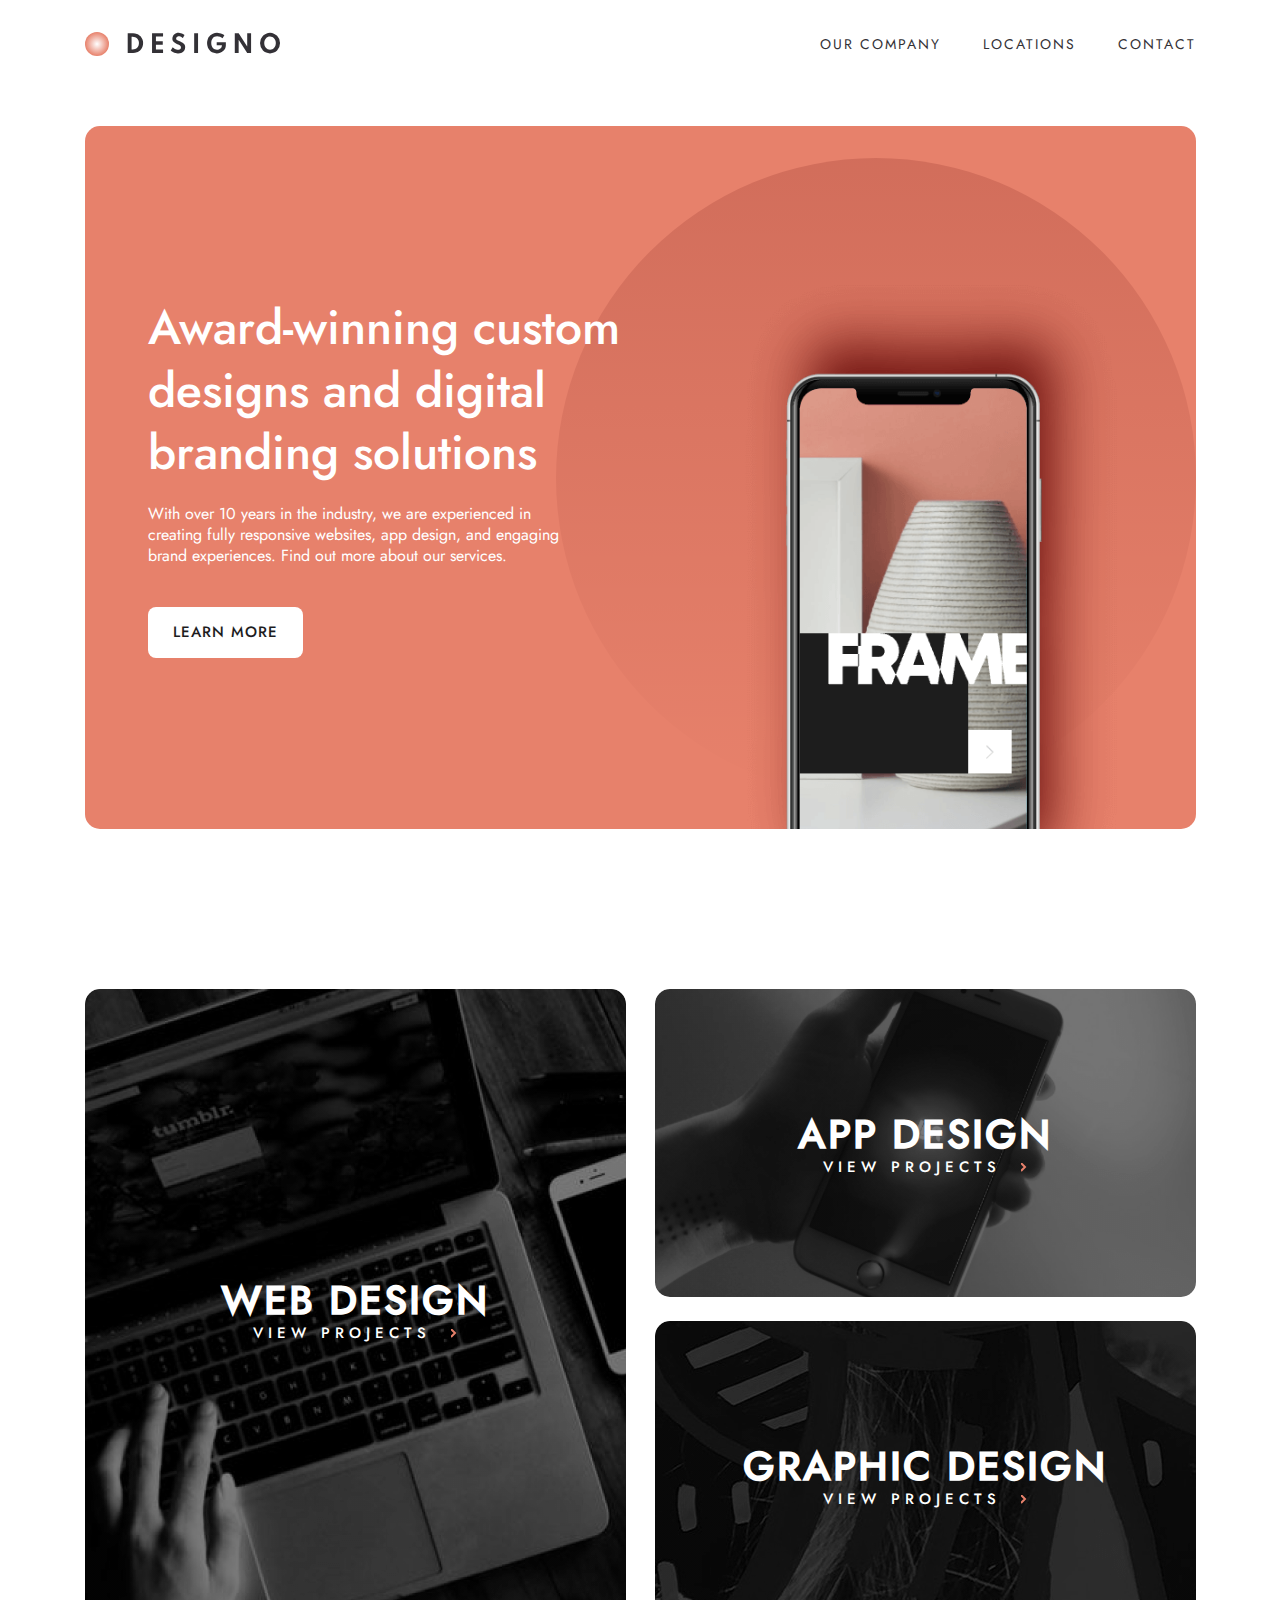
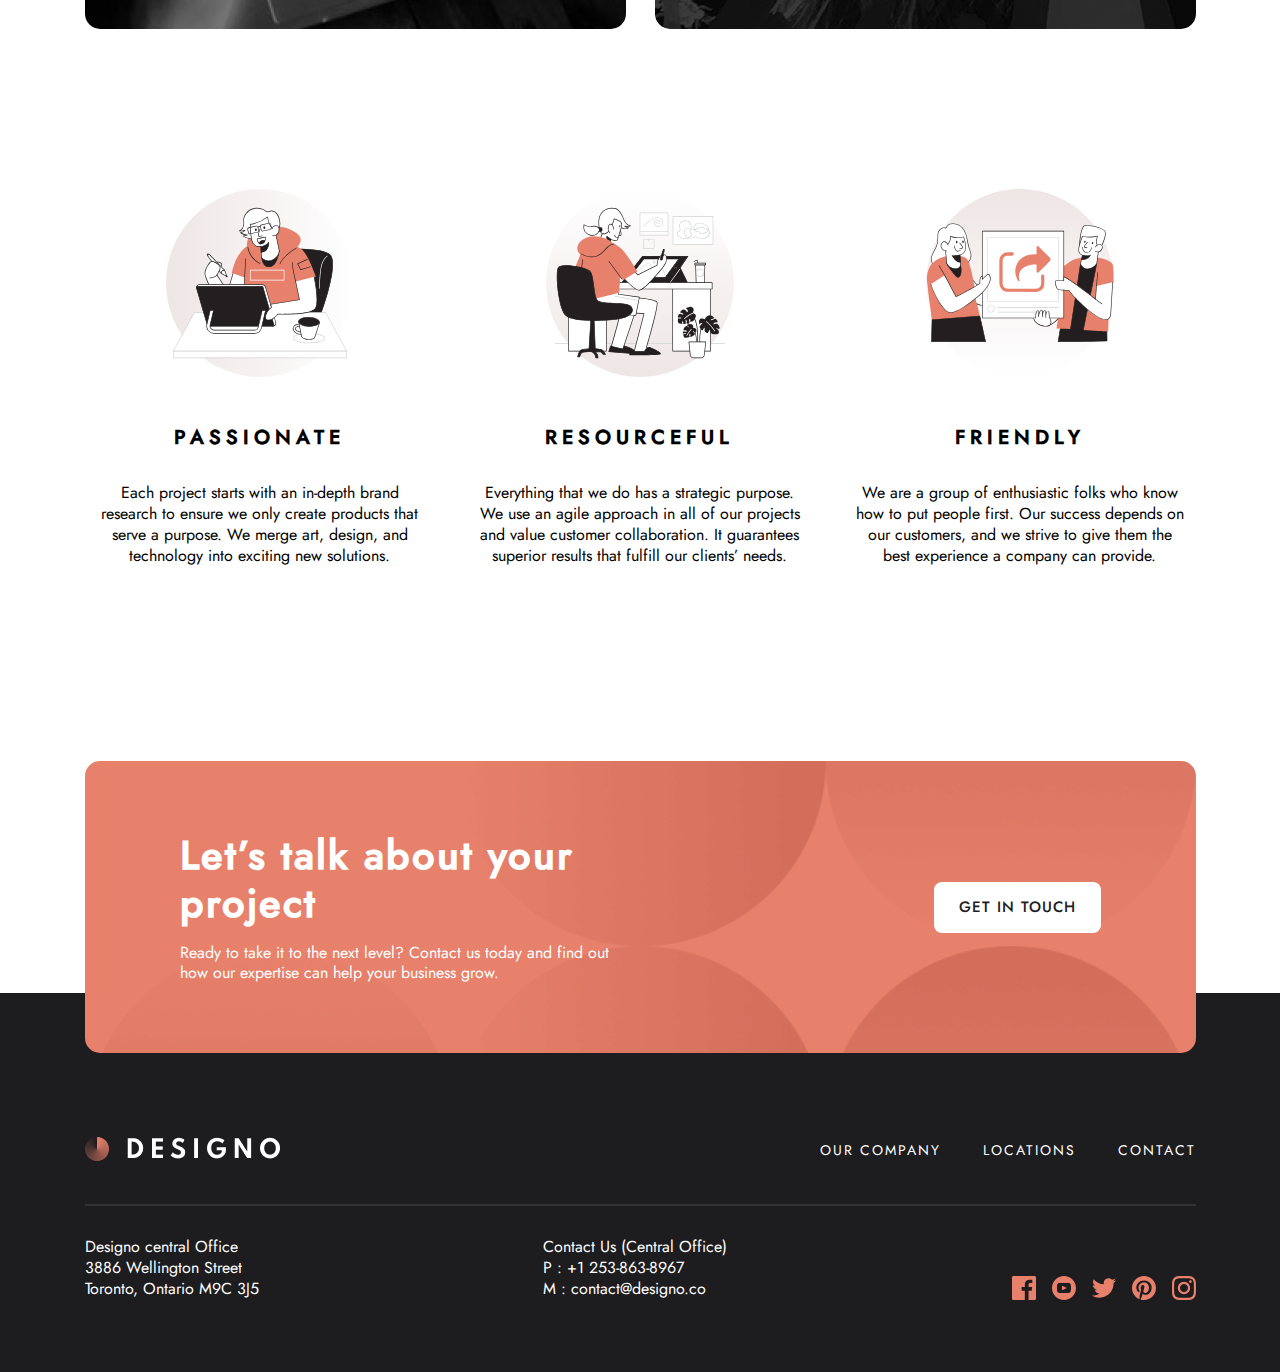
<file: index.html>
<!DOCTYPE html>
<html lang="en">
  <head>
    <meta charset="UTF-8" />
    <meta name="viewport" content="width=device-width, initial-scale=1.0" />
    <title>Designo website</title>
    <link
      rel="shortcut icon"
      href="./images/logo-icon.svg"
      type="image/x-icon"
    />
    <link rel="stylesheet" href="./css/style.css" />
  </head>
  <body>
    <!-- HEADER START -->
    <header class="header container">
      <div class="sitenav">
        <a class="header-logo" href="">
          <img src="./images/svg/Logo.svg" alt="logo" />
        </a>
        <ul class="navigation">
          <li class="navigation__links">
            <a class="navigation__link" href="">Our company</a>
          </li>
          <li class="navigation__links">
            <a class="navigation__link" href="">Locations</a>
          </li>
          <li class="navigation__links">
            <a class="navigation__link" href="">Contact</a>
          </li>
        </ul>
        <button class="header-menu">
          <img src="./images/svg/menu-icon.svg" alt="menu-icon" />
        </button>
      </div>
      <div class="hero">
        <div class="hero-content">
          <h1 class="hero-content__title">
            Award-winning custom designs and digital branding solutions
          </h1>
          <p class="hero-content__text">
            With over 10 years in the industry, we are experienced in creating
            fully responsive websites, app design, and engaging brand
            experiences. Find out more about our services.
          </p>
          <button class="btn dark-btn">Learn more</button>
        </div>
        <img
          class="hero-image"
          src="./images/design/home-img.png"
          alt="hero-img"
        />
      </div>
    </header>
    <!-- HEADER END -->

    <!-- MAIN START-->
    <main class="main container">
      <div class="projects">
        <a href="./web-design.html" target="_blank" class="web-design">
          <h2 class="design-title">Web design</h2>
          <span class="design-link">
            <span>view projects</span>
            <img src="./images/svg/right-arrow.svg" alt="right-arrow-icon" />
          </span>
        </a>
        <div class="secondary-design">
          <a href="./app-design.html" target="_blank" class="app-design">
            <h2 class="design-title">App design</h2>
            <span class="design-link">
              <span>view projects</span>
              <img src="./images/svg/right-arrow.svg" alt="right-arrow-icon" />
            </span>
          </a>
          <a
            href="./graphic-design.html"
            target="_blank"
            class="graphic-design"
          >
            <h2 class="design-title">Graphic design</h2>
            <span class="design-link">
              <span>view projects</span>
              <img src="./images/svg/right-arrow.svg" alt="right-arrow-icon" />
            </span>
          </a>
        </div>
      </div>
      <div class="cards-wrapper">
        <div class="card">
          <img
            class="card__img"
            src="./images/svg/passionet.svg"
            alt="passionet"
          />
          <div class="card__content">
            <h3 class="card__title">PASSIONATE</h3>
            <p class="card__text">
              Each project starts with an in-depth brand research to ensure we
              only create products that serve a purpose. We merge art, design,
              and technology into exciting new solutions.
            </p>
          </div>
        </div>
        <div class="card">
          <img
            class="card__img"
            src="./images/svg/resourseful.svg"
            alt="resourceful"
          />
          <div class="card__content">
            <h3 class="card__title">RESOURCEFUL</h3>
            <p class="card__text">
              Everything that we do has a strategic purpose. We use an agile
              approach in all of our projects and value customer collaboration.
              It guarantees superior results that fulfill our clients’ needs.
            </p>
          </div>
        </div>
        <div class="card">
          <img
            class="card__img"
            src="./images/svg/friendly-img.svg"
            alt="friendly"
          />
          <div class="card__content">
            <h3 class="card__title">FRIENDLY</h3>
            <p class="card__text">
              We are a group of enthusiastic folks who know how to put people
              first. Our success depends on our customers, and we strive to give
              them the best experience a company can provide.
            </p>
          </div>
        </div>
      </div>
      <div class="about-project">
        <div class="about-project__context">
          <h2 class="about-project__title">Let’s talk about your project</h2>
          <p class="about-project__text">
            Ready to take it to the next level? Contact us today and find out
            how our expertise can help your business grow.
          </p>
        </div>
        <button class="btn dark-btn">Get in touch</button>
      </div>
    </main>
    <!-- MAIN END-->

    <!-- FOOTER START -->
    <footer class="footer">
      <div class="container">
        <div class="footer-menu">
          <a class="footer-logo" href="">
            <img src="./images/design/footer-logo.png" alt="logo" />
          </a>
          <hr class="footer-menu__line" />
          <ul class="footer__navigation">
            <li class="footer__navigation__links">
              <a class="footer__navigation__link" href="">Our company</a>
            </li>
            <li class="footer__navigation__links">
              <a class="footer__navigation__link" href="">Locations</a>
            </li>
            <li class="footer__navigation__links">
              <a class="footer__navigation__link" href="">Contact</a>
            </li>
          </ul>
        </div>
        <div class="footer__line"></div>
        <div class="footer-info">
          <div class="footer-address">
            <p class="footer__text">
              Designo central Office <br />
              3886 Wellington Street <br />
              Toronto, Ontario M9C 3J5 <br />
            </p>
          </div>
          <div class="footer-contact">
            <p class="footer__text">
              Contact Us (Central Office) <br />
              P : +1 253-863-8967 <br />
              M : contact@designo.co <br />
            </p>
          </div>
          <div class="footer-social-media">
            <a class="social-media__link" href="">
              <img src="./images/svg/facebook-icon.svg" alt="" />
            </a>
            <a class="social-media__link" href="">
              <img src="./images/svg/you-tube-icon.svg" alt="" />
            </a>
            <a class="social-media__link" href="">
              <img src="./images/svg/twitter-icon.svg" alt="" />
            </a>
            <a class="social-media__link" href="">
              <img src="./images/svg/pinterest-icon.svg" alt="" />
            </a>
            <a class="social-media__link" href="">
              <img src="./images/svg/instagram-icon.svg" alt="" />
            </a>
          </div>
        </div>
      </div>
    </footer>
    <!-- FOOTER END -->
  </body>
</html>
</file>
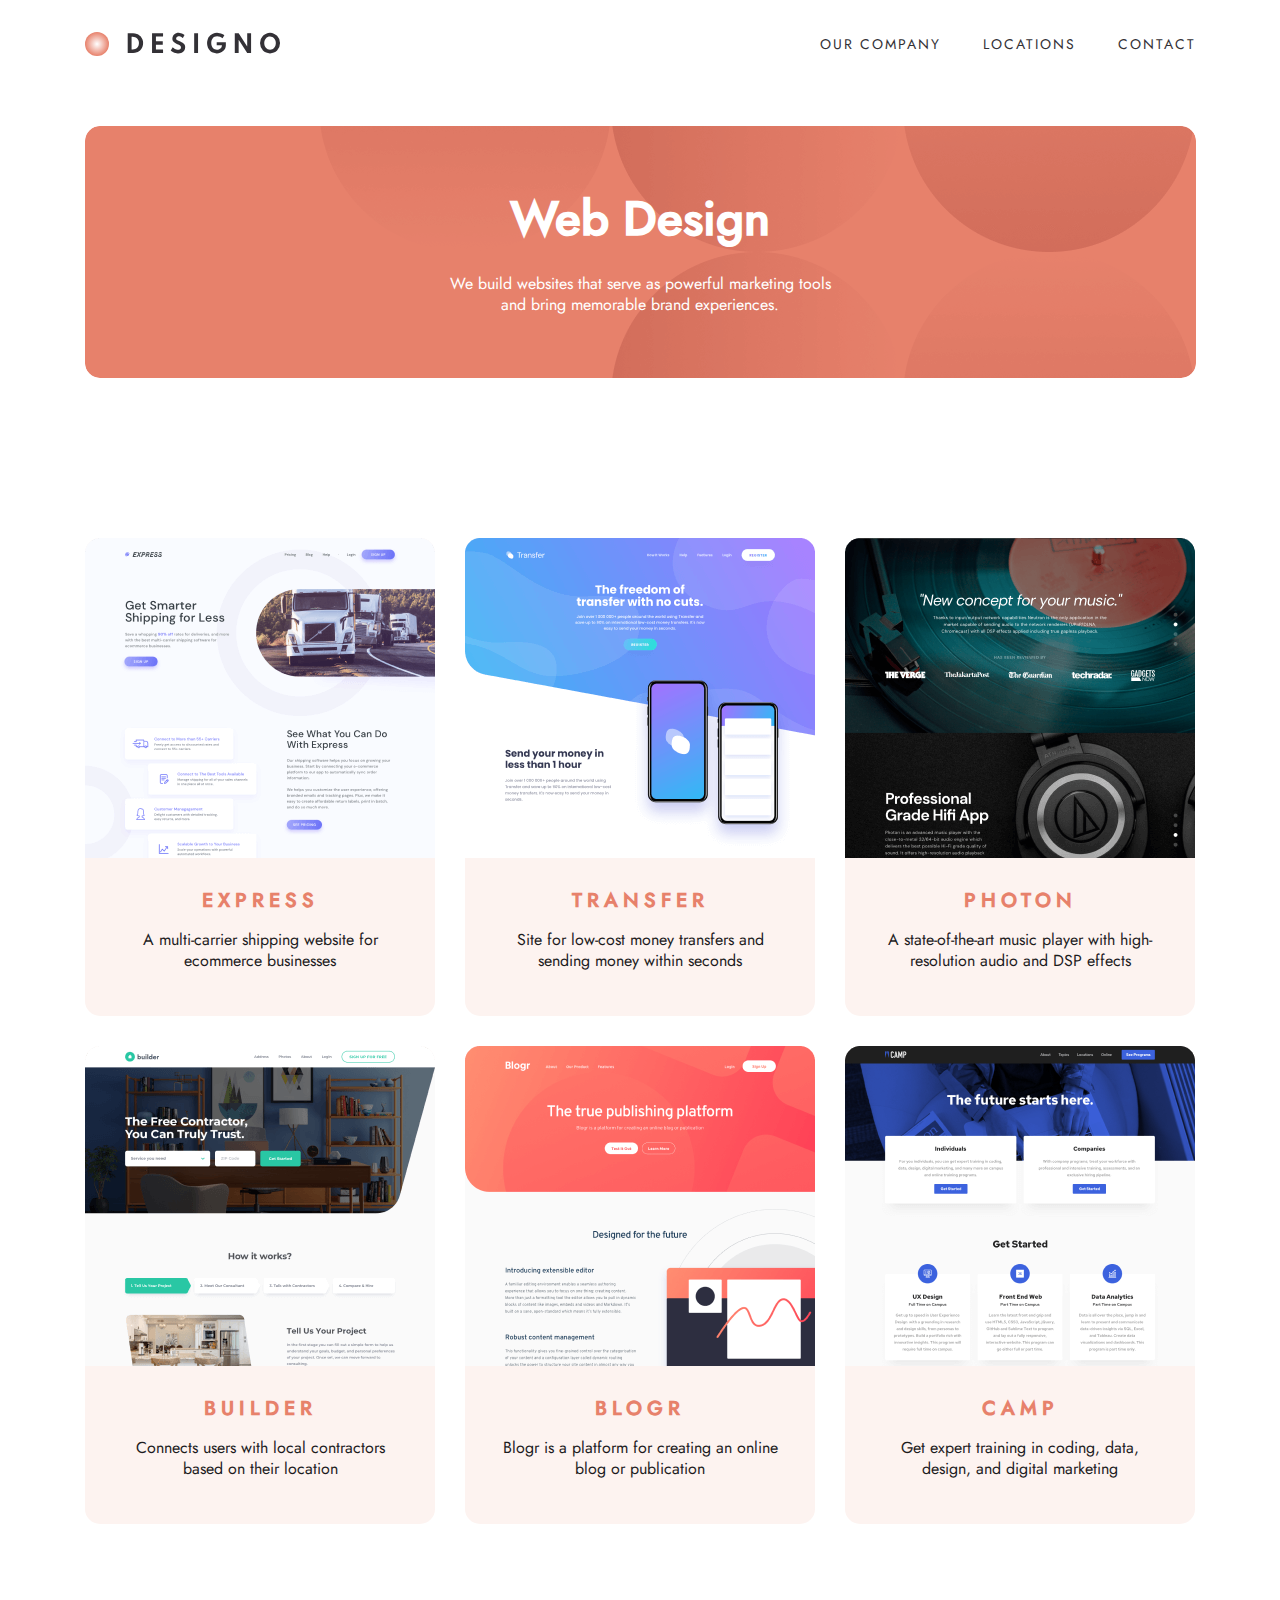
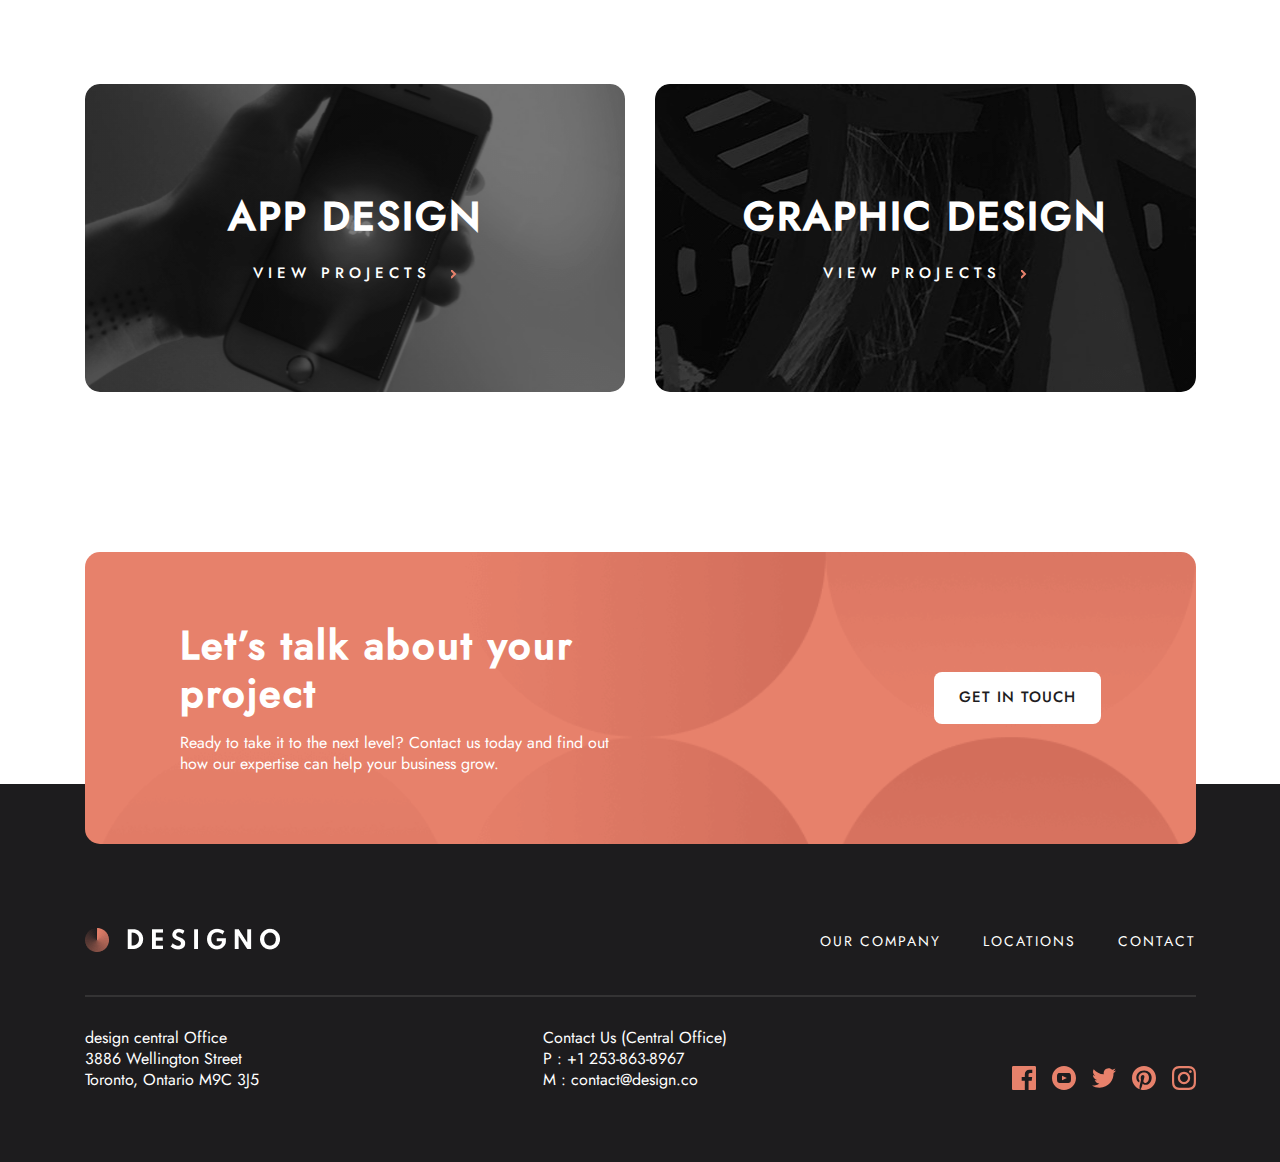
<file: web-design.html>
<!DOCTYPE html>
<html lang="en">
  <head>
    <meta charset="UTF-8" />
    <meta name="viewport" content="width=device-width, initial-scale=1.0" />
    <title>Web design</title>
    <link rel="stylesheet" href="./css/style.css" />
  </head>
  <body>
    <header class="header container">
      <div class="sitenav">
        <a class="header-logo" href="">
          <img src="./images/svg/Logo.svg" alt="logo" />
        </a>
        <ul class="navigation">
          <li class="navigation__links">
            <a class="navigation__link" href="">Our company</a>
          </li>
          <li class="navigation__links">
            <a class="navigation__link" href="">Locations</a>
          </li>
          <li class="navigation__links">
            <a class="navigation__link" href="">Contact</a>
          </li>
        </ul>
        <button class="header-menu">
          <img src="./images/svg/menu-icon.svg" alt="menu-icon" />
        </button>
      </div>
      <div class="design-hero">
        <h1 class="design-hero__title">Web Design</h1>
        <p class="design-hero__text">
          We build websites that serve as powerful marketing tools <br />
          and bring memorable brand experiences.
        </p>
      </div>
    </header>
    <main class="main container">
      <div class="design-cards">
        <div class="design-card">
          <img src="./images/design/card1-img.png" alt="carrier shipping" />
          <div class="design-card__content">
            <h3>EXPRESS</h3>
            <p>A multi-carrier shipping website for ecommerce businesses</p>
          </div>
        </div>
        <div class="design-card">
          <img src="./images/design/card2-img.png" alt="money transfer" />
          <div class="design-card__content">
            <h3>TRANSFER</h3>
            <p>
              Site for low-cost money transfers and sending money within seconds
            </p>
          </div>
        </div>
        <div class="design-card">
          <img src="./images/design/card3-img.png" alt="music player" />
          <div class="design-card__content">
            <h3>PHOTON</h3>
            <p>
              A state-of-the-art music player with high-resolution audio and DSP
              effects
            </p>
          </div>
        </div>
        <div class="design-card">
          <img src="./images/design/card4-img.png" alt="publish platform" />
          <div class="design-card__content">
            <h3>BUILDER</h3>
            <p>Connects users with local contractors based on their location</p>
          </div>
        </div>
        <div class="design-card">
          <img
            src="./images/design/card5-img.png"
            alt=" platform for creating an online blog"
          />
          <div class="design-card__content">
            <h3>BLOGR</h3>
            <p>
              Blogr is a platform for creating an online blog or publication
            </p>
          </div>
        </div>
        <div class="design-card">
          <img
            src="./images/design/card6-img.png"
            alt="training in coding, data, design"
          />
          <div class="design-card__content">
            <h3>CAMP</h3>
            <p>
              Get expert training in coding, data, design, and digital marketing
            </p>
          </div>
        </div>
      </div>
      <div class="design-forward">
        <a
          href="./app-design.html"
          target="_blank"
          class="design-forward__card app-designo"
        >
          <h2 class="design-title">APP DESIGN</h2>
          <span class="design-link">
            <span>view projects</span>
            <img src="./images/svg/right-arrow.svg" alt="right-arrow-icon" />
          </span>
        </a>
        <a
          href="./graphic-design.html"
          target="_blank"
          class="design-forward__card graphic-designo"
        >
          <h2 class="design-title">GRAPHIC DESIGN</h2>
          <span class="design-link">
            <span>view projects</span>
            <img src="./images/svg/right-arrow.svg" alt="right-arrow-icon" />
          </span>
        </a>
      </div>
      <div class="about-project">
        <div class="about-project__context">
          <h2 class="about-project__title">Let’s talk about your project</h2>
          <p class="about-project__text">
            Ready to take it to the next level? Contact us today and find out
            how our expertise can help your business grow.
          </p>
        </div>
        <button class="btn dark-btn">Get in touch</button>
      </div>
    </main>
    <footer class="footer">
      <div class="container">
        <div class="footer-menu">
          <a class="footer-logo" href="">
            <img src="./images/design/footer-logo.png" alt="logo" />
          </a>
          <hr class="footer-menu__line" />
          <ul class="footer__navigation">
            <li class="footer__navigation__links">
              <a class="footer__navigation__link" href="">Our company</a>
            </li>
            <li class="footer__navigation__links">
              <a class="footer__navigation__link" href="">Locations</a>
            </li>
            <li class="footer__navigation__links">
              <a class="footer__navigation__link" href="">Contact</a>
            </li>
          </ul>
        </div>
        <div class="footer__line"></div>
        <div class="footer-info">
          <div class="footer-address">
            <p class="footer__text">
              design central Office <br />
              3886 Wellington Street <br />
              Toronto, Ontario M9C 3J5 <br />
            </p>
          </div>
          <div class="footer-contact">
            <p class="footer__text">
              Contact Us (Central Office) <br />
              P : +1 253-863-8967 <br />
              M : contact@design.co <br />
            </p>
          </div>
          <div class="footer-social-media">
            <a class="social-media__link" href="">
              <img src="./images/svg/facebook-icon.svg" alt="" />
            </a>
            <a class="social-media__link" href="">
              <img src="./images/svg/you-tube-icon.svg" alt="" />
            </a>
            <a class="social-media__link" href="">
              <img src="./images/svg/twitter-icon.svg" alt="" />
            </a>
            <a class="social-media__link" href="">
              <img src="./images/svg/pinterest-icon.svg" alt="" />
            </a>
            <a class="social-media__link" href="">
              <img src="./images/svg/instagram-icon.svg" alt="" />
            </a>
          </div>
        </div>
      </div>
    </footer>
  </body>
</html>
</file>
<file: css/style.css>
/*! normalize.css v8.0.1 | MIT License | github.com/necolas/normalize.css */
/* Document
   ========================================================================== */
/**
 * 1. Correct the line height in all browsers.
 * 2. Prevent adjustments of font size after orientation changes in iOS.
 */
html {
  line-height: 1.15; /* 1 */
  -webkit-text-size-adjust: 100%; /* 2 */
}

/* Sections
   ========================================================================== */
/**
 * Remove the margin in all browsers.
 */
body {
  margin: 0;
}

/**
 * Render the `main` element consistently in IE.
 */
main {
  display: block;
}

/**
 * Correct the font size and margin on `h1` elements within `section` and
 * `article` contexts in Chrome, Firefox, and Safari.
 */
h1 {
  font-size: 2em;
  margin: 0.67em 0;
}

/* Grouping content
   ========================================================================== */
/**
 * 1. Add the correct box sizing in Firefox.
 * 2. Show the overflow in Edge and IE.
 */
hr {
  box-sizing: content-box; /* 1 */
  height: 0; /* 1 */
  overflow: visible; /* 2 */
}

/**
 * 1. Correct the inheritance and scaling of font size in all browsers.
 * 2. Correct the odd `em` font sizing in all browsers.
 */
pre {
  font-family: monospace, monospace; /* 1 */
  font-size: 1em; /* 2 */
}

/* Text-level semantics
   ========================================================================== */
/**
 * Remove the gray background on active links in IE 10.
 */
a {
  background-color: transparent;
}

/**
 * 1. Remove the bottom border in Chrome 57-
 * 2. Add the correct text decoration in Chrome, Edge, IE, Opera, and Safari.
 */
abbr[title] {
  border-bottom: none; /* 1 */
  text-decoration: underline; /* 2 */
  -webkit-text-decoration: underline dotted;
          text-decoration: underline dotted; /* 2 */
}

/**
 * Add the correct font weight in Chrome, Edge, and Safari.
 */
b,
strong {
  font-weight: bolder;
}

/**
 * 1. Correct the inheritance and scaling of font size in all browsers.
 * 2. Correct the odd `em` font sizing in all browsers.
 */
code,
kbd,
samp {
  font-family: monospace, monospace; /* 1 */
  font-size: 1em; /* 2 */
}

/**
 * Add the correct font size in all browsers.
 */
small {
  font-size: 80%;
}

/**
 * Prevent `sub` and `sup` elements from affecting the line height in
 * all browsers.
 */
sub,
sup {
  font-size: 75%;
  line-height: 0;
  position: relative;
  vertical-align: baseline;
}

sub {
  bottom: -0.25em;
}

sup {
  top: -0.5em;
}

/* Embedded content
   ========================================================================== */
/**
 * Remove the border on images inside links in IE 10.
 */
img {
  border-style: none;
}

/* Forms
   ========================================================================== */
/**
 * 1. Change the font styles in all browsers.
 * 2. Remove the margin in Firefox and Safari.
 */
button,
input,
optgroup,
select,
textarea {
  font-family: inherit; /* 1 */
  font-size: 100%; /* 1 */
  line-height: 1.15; /* 1 */
  margin: 0; /* 2 */
}

/**
 * Show the overflow in IE.
 * 1. Show the overflow in Edge.
 */
button,
input { /* 1 */
  overflow: visible;
}

/**
 * Remove the inheritance of text transform in Edge, Firefox, and IE.
 * 1. Remove the inheritance of text transform in Firefox.
 */
button,
select { /* 1 */
  text-transform: none;
}

/**
 * Correct the inability to style clickable types in iOS and Safari.
 */
button,
[type=button],
[type=reset],
[type=submit] {
  -webkit-appearance: button;
}

/**
 * Remove the inner border and padding in Firefox.
 */
button::-moz-focus-inner,
[type=button]::-moz-focus-inner,
[type=reset]::-moz-focus-inner,
[type=submit]::-moz-focus-inner {
  border-style: none;
  padding: 0;
}

/**
 * Restore the focus styles unset by the previous rule.
 */
button:-moz-focusring,
[type=button]:-moz-focusring,
[type=reset]:-moz-focusring,
[type=submit]:-moz-focusring {
  outline: 1px dotted ButtonText;
}

/**
 * Correct the padding in Firefox.
 */
fieldset {
  padding: 0.35em 0.75em 0.625em;
}

/**
 * 1. Correct the text wrapping in Edge and IE.
 * 2. Correct the color inheritance from `fieldset` elements in IE.
 * 3. Remove the padding so developers are not caught out when they zero out
 *    `fieldset` elements in all browsers.
 */
legend {
  box-sizing: border-box; /* 1 */
  color: inherit; /* 2 */
  display: table; /* 1 */
  max-width: 100%; /* 1 */
  padding: 0; /* 3 */
  white-space: normal; /* 1 */
}

/**
 * Add the correct vertical alignment in Chrome, Firefox, and Opera.
 */
progress {
  vertical-align: baseline;
}

/**
 * Remove the default vertical scrollbar in IE 10+.
 */
textarea {
  overflow: auto;
}

/**
 * 1. Add the correct box sizing in IE 10.
 * 2. Remove the padding in IE 10.
 */
[type=checkbox],
[type=radio] {
  box-sizing: border-box; /* 1 */
  padding: 0; /* 2 */
}

/**
 * Correct the cursor style of increment and decrement buttons in Chrome.
 */
[type=number]::-webkit-inner-spin-button,
[type=number]::-webkit-outer-spin-button {
  height: auto;
}

/**
 * 1. Correct the odd appearance in Chrome and Safari.
 * 2. Correct the outline style in Safari.
 */
[type=search] {
  -webkit-appearance: textfield; /* 1 */
  outline-offset: -2px; /* 2 */
}

/**
 * Remove the inner padding in Chrome and Safari on macOS.
 */
[type=search]::-webkit-search-decoration {
  -webkit-appearance: none;
}

/**
 * 1. Correct the inability to style clickable types in iOS and Safari.
 * 2. Change font properties to `inherit` in Safari.
 */
::-webkit-file-upload-button {
  -webkit-appearance: button; /* 1 */
  font: inherit; /* 2 */
}

/* Interactive
   ========================================================================== */
/*
 * Add the correct display in Edge, IE 10+, and Firefox.
 */
details {
  display: block;
}

/*
 * Add the correct display in all browsers.
 */
summary {
  display: list-item;
}

/* Misc
   ========================================================================== */
/**
 * Add the correct display in IE 10+.
 */
template {
  display: none;
}

/**
 * Add the correct display in IE 10.
 */
[hidden] {
  display: none;
}

*,
*::after,
*::before {
  margin: 0;
  padding: 0;
  box-sizing: border-box;
  border: 0;
}

html {
  scroll-behavior: smooth;
  font-size: 62.5%;
  height: 100%;
}

img {
  display: flex;
  -o-object-fit: cover;
     object-fit: cover; /* contain */
}

a {
  text-decoration: none;
  display: inline-block;
}

ul,
ol {
  list-style: none;
}

h1,
h2,
h3,
h4,
h5,
h6 {
  margin: 0;
}

body {
  display: flex;
  flex-direction: column;
  height: 100%;
}

.container {
  width: 100%;
  max-width: 1211px;
  margin-left: auto;
  margin-right: auto;
  padding-left: 5rem;
  padding-right: 5rem;
}

@media screen and (max-width: 768px) {
  .container {
    padding-left: 4rem;
    padding-right: 4rem;
  }
}
@media screen and (max-width: 400px) {
  .container {
    padding-left: 2.4rem;
    padding-right: 2.4rem;
  }
}
@font-face {
  font-display: swap;
  font-family: "Jost";
  font-style: normal;
  font-weight: 400;
  src: url("../fonts/jost-v15-latin-regular.woff2") format("woff2");
}
@font-face {
  font-display: swap;
  font-family: "Jost";
  font-style: normal;
  font-weight: 500;
  src: url("../fonts/jost-v15-latin-500.woff2") format("woff2");
}
body {
  font-family: "Jost", sans-serif;
  font-size: 1.6rem;
  line-height: 1.3;
}

h1 {
  font-size: 4.8rem;
}

h2 {
  font-size: 4rem;
  line-height: 1.2;
  letter-spacing: 2px;
}

h3 {
  font-size: 2rem;
  line-height: 1.3;
  letter-spacing: 5px;
}

.btn {
  padding: 1.7rem 2.5rem;
  border-radius: 0.8rem;
  font-weight: 500;
  font-size: 1.5rem;
  letter-spacing: 1px;
  text-transform: uppercase;
}

.dark-btn {
  background: #FFFFFF;
  color: #1D1C1E;
}

.dark-btn:hover {
  background: #FFAD9B;
  color: #FFFFFF;
}

.light-btn {
  background: #E7816B;
  color: #FFFFFF;
}

.light-btn:hover {
  background: #FFAD9B;
}

.input {
  border-bottom: 1px solid #FFFFFF;
}

.sitenav {
  display: flex;
  align-items: center;
  justify-content: space-between;
  padding-top: 3.2rem;
  padding-bottom: 7rem;
}
.sitenav .navigation {
  display: flex;
  align-items: center;
  gap: 4.2rem;
}
.sitenav .navigation .navigation__link {
  font-weight: 400;
  font-size: 1.4rem;
  letter-spacing: 2px;
  color: #333136;
  text-transform: uppercase;
}
.sitenav .navigation .navigation__link:hover {
  text-decoration-line: underline;
}
.sitenav .header-menu {
  border: none;
  display: none;
}

.hero {
  width: 100%;
  border-radius: 1.5rem;
  background: url("../../images/hero-bg-oval.svg");
  background-repeat: no-repeat;
  background-position: right center;
  background-color: #E7816B;
  display: flex;
  align-items: center;
  justify-content: space-evenly;
  padding: 14rem 2rem;
  overflow: hidden;
  margin-bottom: 16rem;
}
.hero .hero-content {
  max-width: 540px;
  width: 100%;
}
.hero .hero-content .hero-content__title {
  font-weight: 500;
  color: #FFFFFF;
  margin-bottom: 2rem;
}
.hero .hero-content .hero-content__text {
  width: 100%;
  max-width: 440px;
  color: #FFFFFF;
  margin-bottom: 4rem;
}
.hero .hero-image {
  width: 400px;
  margin-bottom: -24rem;
}

.footer {
  z-index: -1;
  background: #1D1C1E;
  padding-top: 14.4rem;
  padding-bottom: 7.2rem;
}
.footer .footer-menu {
  display: flex;
  align-items: center;
  justify-content: space-between;
  margin-bottom: 4rem;
}
.footer .footer-menu .footer-menu__line {
  display: none;
}
.footer .footer-menu .footer__navigation {
  display: flex;
  align-items: center;
  gap: 4.2rem;
}
.footer .footer-menu .footer__navigation .footer__navigation__link {
  font-weight: 400;
  font-size: 1.4rem;
  letter-spacing: 2px;
  color: #FFFFFF;
  text-transform: uppercase;
}
.footer .footer-menu .footer__navigation .footer__navigation__link:hover {
  text-decoration-line: underline;
  text-decoration-color: #FFFFFF;
}
.footer .footer__line {
  margin-bottom: 3.1rem;
  border: 1px solid #FFFFFF;
  opacity: 0.1;
}
.footer .footer-info {
  display: flex;
  align-items: center;
  justify-content: space-between;
}
.footer .footer-info .footer__text {
  color: #FFFFFF;
}
.footer .footer-info .footer-social-media {
  display: flex;
  align-items: center;
  gap: 1.6rem;
  align-self: flex-end;
}

.projects {
  display: flex;
  justify-content: space-between;
  gap: 1rem;
  margin-bottom: 16rem;
}
.projects .design-title {
  text-wrap: nowrap;
  text-transform: uppercase;
  color: #FFFFFF;
}
.projects .design-link {
  display: flex;
  align-items: center;
  gap: 2rem;
}
.projects .design-link span {
  font-size: 1.5rem;
  font-weight: 500;
  letter-spacing: 5px;
  color: #FFFFFF;
  text-transform: uppercase;
  text-wrap: nowrap;
}
.projects .web-design {
  width: 541px;
  height: 640px;
  background: linear-gradient(rgba(0, 0, 0, 0.5), rgba(0, 0, 0, 0.5)), url("../../images/design/web-design.png");
  background-repeat: no-repeat;
  background-size: cover;
  display: flex;
  flex-direction: column;
  justify-content: center;
  align-items: center;
  border-radius: 15px;
  cursor: pointer;
}
.projects .web-design:hover {
  background: linear-gradient(rgba(231, 129, 107, 0.8), rgba(231, 129, 107, 0.8)), url("../../images/design/web-design.png");
}
.projects .secondary-design {
  display: flex;
  flex-direction: column;
  justify-content: space-between;
  gap: 2.4rem;
}
.projects .secondary-design .app-design {
  width: 541px;
  height: 308px;
  background: linear-gradient(rgba(0, 0, 0, 0.5), rgba(0, 0, 0, 0.5)), url("../../images/design/app-design.png");
  background-repeat: no-repeat;
  background-size: cover;
  display: flex;
  flex-direction: column;
  justify-content: center;
  align-items: center;
  border-radius: 15px;
  cursor: pointer;
}
.projects .secondary-design .app-design:hover {
  background: linear-gradient(rgba(231, 129, 107, 0.8), rgba(231, 129, 107, 0.8)), url("../../images/design/app-design.png");
}
.projects .secondary-design .graphic-design {
  width: 541px;
  height: 308px;
  background: linear-gradient(rgba(0, 0, 0, 0.5), rgba(0, 0, 0, 0.5)), url("../../images/design/graphic-design.png");
  background-repeat: no-repeat;
  background-size: cover;
  display: flex;
  flex-direction: column;
  justify-content: center;
  align-items: center;
  border-radius: 15px;
  cursor: pointer;
}
.projects .secondary-design .graphic-design:hover {
  background: linear-gradient(rgba(231, 129, 107, 0.8), rgba(231, 129, 107, 0.8)), url("../../images/design/graph-design.png");
}

.cards-wrapper {
  display: flex;
  align-items: center;
  gap: 3rem;
  margin-bottom: 16rem;
}
.cards-wrapper .card {
  width: 100%;
  max-width: 350px;
  height: 412px;
  display: flex;
  align-items: center;
  flex-direction: column;
  gap: 4.8rem;
  padding-left: 1rem;
  padding-right: 1rem;
}
.cards-wrapper .card .card__img {
  width: 100%;
  max-width: 188px;
  height: auto;
}
.cards-wrapper .card .card__content {
  text-align: center;
}
.cards-wrapper .card .card__content .card__title {
  margin-bottom: 3.2rem;
}

.about-project {
  z-index: 10;
  margin-bottom: -6rem;
  width: 100%;
  height: 292px;
  display: flex;
  align-items: center;
  gap: 30.9rem;
  padding: 7.2rem 9.5rem;
  background-color: #E7816B;
  border-radius: 1.5rem;
  background-image: url("../../images/design/contact-bg.png");
  background-repeat: no-repeat;
  background-size: cover;
}
.about-project button {
  text-wrap: nowrap;
}
.about-project .about-project__context {
  max-width: 458px;
  width: 100%;
}
.about-project .about-project__context .about-project__title {
  color: #FFFFFF;
  margin-bottom: 1.6rem;
}
.about-project .about-project__context .about-project__text {
  color: #FFFFFF;
}

.design-hero {
  width: 100%;
  height: 252px;
  background-image: url(../../images/design/design-bg.png);
  background-size: cover;
  background-repeat: no-repeat;
  background-position: center;
  text-align: center;
  display: flex;
  flex-direction: column;
  align-items: center;
  justify-content: center;
  gap: 2.4rem;
  color: #FFFFFF;
  margin-bottom: 16rem;
  border-radius: 1.5rem;
}

.design-cards {
  display: flex;
  flex-wrap: wrap;
  flex-direction: row;
  justify-content: center;
  gap: 3rem;
  margin-bottom: 16rem;
}
.design-cards .design-card {
  width: 100%;
  max-width: 350px;
  height: 478px;
  border-radius: 1.5rem;
  display: flex;
  flex-direction: column;
  background-color: #FDF3F0;
  cursor: pointer;
}
.design-cards .design-card img {
  margin-bottom: 3rem;
}
.design-cards .design-card:hover {
  background-color: #E7816B;
}
.design-cards .design-card:hover .design-card__content h3 {
  color: #FFFFFF;
}
.design-cards .design-card:hover .design-card__content p {
  color: #FFFFFF;
}
.design-cards .design-card .design-card__content {
  text-align: center;
}
.design-cards .design-card .design-card__content h3 {
  color: #E7816B;
  margin-bottom: 1.6rem;
}
.design-cards .design-card .design-card__content p {
  width: 100%;
  max-width: 280px;
  margin: auto;
  margin-bottom: 3.2rem;
  color: #1D1C1E;
}

.design-forward {
  display: flex;
  align-items: center;
  gap: 3rem;
  margin-bottom: 16rem;
}
.design-forward .design-forward__card {
  display: flex;
  flex-direction: column;
  align-items: center;
  justify-content: center;
  gap: 2.4rem;
  width: 100%;
  max-width: 541px;
  height: 308px;
  border-radius: 1.5rem;
}
.design-forward .design-forward__card .design-title {
  text-wrap: nowrap;
  text-transform: uppercase;
  color: #FFFFFF;
}
.design-forward .design-forward__card .design-link {
  display: flex;
  align-items: center;
  gap: 2rem;
}
.design-forward .design-forward__card .design-link span {
  font-size: 1.5rem;
  font-weight: 500;
  letter-spacing: 5px;
  color: #FFFFFF;
  text-transform: uppercase;
  text-wrap: nowrap;
}
.design-forward .app-designo {
  background-image: linear-gradient(rgba(0, 0, 0, 0.5), rgba(0, 0, 0, 0.5)), url("../../images/design/app-design.png");
  background-repeat: no-repeat;
  background-size: cover;
  background-position: center;
}
.design-forward .app-designo:hover {
  background: linear-gradient(rgba(231, 129, 107, 0.8), rgba(231, 129, 107, 0.8)), url("../../images/design/app-design.png");
  background-repeat: no-repeat;
  background-size: cover;
  background-position: center;
}
.design-forward .graphic-designo {
  background-image: linear-gradient(rgba(0, 0, 0, 0.5), rgba(0, 0, 0, 0.5)), url("../../images/design/graphic-design.png");
  background-repeat: no-repeat;
  background-size: cover;
  background-position: center;
}
.design-forward .graphic-designo:hover {
  background: linear-gradient(rgba(231, 129, 107, 0.8), rgba(231, 129, 107, 0.8)), url("../../images/design/graphic-design.png");
  background-repeat: no-repeat;
  background-size: cover;
  background-position: center;
}

@media screen and (max-width: 950px) {
  .projects {
    flex-direction: column;
    gap: 2.4rem;
    text-align: center;
    align-items: center;
  }
  .projects .web-design {
    max-width: 689px;
    height: 200px;
    background-position: center bottom;
  }
  .projects .secondary-design .app-design {
    max-width: 689px;
    height: 200px;
  }
  .projects .secondary-design .graphic-design {
    max-width: 689px;
    height: 200px;
  }
  .about-project {
    height: 350px;
    flex-direction: column;
    gap: 3.2rem;
    padding: 5.7rem 5.8rem;
  }
  .about-project .about-project__context {
    text-align: center;
  }
  .design-forward {
    flex-direction: column;
    gap: 2.4rem;
    margin-bottom: 12rem;
  }
  .design-forward .design-forward__card {
    flex-direction: column;
    max-width: 689px;
    height: 200px;
  }
  .design-forward .design-forward__card .design-title {
    text-wrap: nowrap;
    text-transform: uppercase;
    color: #FFFFFF;
  }
  .design-forward .design-forward__card .design-link {
    display: flex;
    align-items: center;
    gap: 1rem;
  }
  .design-forward .design-forward__card .design-link span {
    font-size: 1.5rem;
    font-weight: 500;
    letter-spacing: 5px;
    color: #FFFFFF;
    text-transform: uppercase;
    text-wrap: nowrap;
  }
}
@media screen and (max-width: 850px) {
  .sitenav {
    padding-top: 3.5rem;
    padding-bottom: 3.5rem;
  }
  .sitenav .navigation {
    display: none;
  }
  .sitenav .header-menu {
    display: inline-block;
  }
  .hero {
    background-position: right -120px center;
    flex-direction: column;
    height: auto;
    gap: 6rem;
    padding-top: 6rem;
    text-align: center;
    padding-bottom: 0;
    margin-bottom: 12rem;
  }
  .hero .hero-content {
    text-align: center;
  }
  .hero .hero-content .hero-content__title {
    font-size: 3rem;
  }
  .hero .hero-content .hero-content__text {
    margin: auto;
    margin-bottom: 1.9rem;
  }
  .cards-wrapper {
    flex-direction: column;
    margin-bottom: 6.7rem;
    gap: 3.2rem;
  }
  .cards-wrapper .card {
    max-width: 689px;
    height: 202px;
    flex-direction: row;
    padding: 4.1rem 1rem;
  }
  .cards-wrapper .card .card__content {
    text-align: left;
  }
  .cards-wrapper .card .card__content .card__title {
    margin-bottom: 1.6rem;
  }
  .design-hero {
    margin-bottom: 12rem;
  }
  .design-cards {
    margin-bottom: 12rem;
    justify-content: flex-start;
  }
  .design-cards .design-card {
    flex-direction: row;
    align-items: center;
    width: 100%;
    max-width: 700px;
    height: 320px;
  }
  .design-cards .design-card img {
    margin-bottom: 0;
  }
}
@media screen and (max-width: 660px) {
  .about-project {
    margin-bottom: -10rem;
  }
  .design-hero {
    margin-bottom: 9.6rem;
  }
  .graphic-design {
    max-width: 450px;
    height: 250px;
  }
  .app-design {
    max-width: 450px;
    height: 250px;
  }
  .web-design {
    max-width: 450px;
    height: 250px;
  }
  .design-cards {
    justify-content: center;
    gap: 4rem;
  }
  .design-cards .design-card {
    flex-direction: column;
    justify-content: center;
    align-items: center;
    width: 100%;
    max-width: 327px;
    height: 478px;
  }
  .design-cards .design-card img {
    max-width: 327px;
  }
  .design-cards .design-card .design-card__content {
    padding: 3.2rem 3rem;
  }
  .footer {
    padding-bottom: 6.4rem;
  }
  .footer .footer-menu {
    flex-direction: column;
  }
  .footer .footer-menu .footer-logo {
    margin-bottom: 3rem;
  }
  .footer .footer-menu .footer-menu__line {
    display: block;
    width: 100%;
    margin-bottom: 3.2rem;
    border: 1px solid #FFFFFF;
    opacity: 0.1;
  }
  .footer .footer-menu .footer__navigation {
    flex-direction: column;
    gap: 3.2rem;
  }
  .footer .footer__line {
    display: none;
  }
  .footer .footer-info {
    flex-direction: column;
    margin-top: 4rem;
    gap: 4rem;
  }
  .footer .footer-info .footer-social-media {
    align-self: center;
  }
}
@media screen and (max-width: 550px) {
  .cards-wrapper {
    gap: 8rem;
  }
  .cards-wrapper .card {
    flex-direction: column;
    max-width: 327px;
    height: 450px;
    padding-top: 2rem;
    padding-bottom: 3rem;
  }
  .cards-wrapper .card .card__img {
    max-width: 202px;
    height: 202px;
  }
  .cards-wrapper .card .card__content {
    text-align: center;
  }
  .cards-wrapper .card .card__content .card__title {
    margin-bottom: 3.2rem;
  }
  .about-project {
    height: 379px;
    padding: 6.4rem 2.4rem;
  }
  .about-project .about-project__title {
    font-size: 32px;
    line-height: 1.12;
    font-weight: 500;
  }
  .about-project .about-project__text {
    font-size: 1.5rem;
    line-height: 1.6;
  }
  .design-hero .design-hero__title {
    font-size: 3.2rem;
    line-height: 1.12;
  }
  .design-forward__card .design-title {
    font-size: 2.8rem;
    letter-spacing: 0.14rem;
    line-height: 1.2;
  }
  .design-forward__card .design-link {
    gap: 1.6rem;
  }
}
@media screen and (max-width: 450px) {
  .projects .web-design {
    width: 100%;
    max-width: 327px;
    height: 250px;
  }
  .projects .secondary-design .app-design {
    width: 100%;
    max-width: 327px;
    height: 250px;
  }
  .projects .secondary-design .graphic-design {
    width: 100%;
    max-width: 327px;
    height: 250px;
  }
  .projects .design-title {
    font-size: 2.8rem;
    letter-spacing: 0.14rem;
    line-height: 1.2;
  }
  .projects .design-link {
    gap: 1.6rem;
  }
}
@media screen and (max-width: 400px) {
  .hero {
    padding-top: 8rem;
  }
  .design-hero {
    height: 320px;
  }
}/*# sourceMappingURL=style.css.map */
</file>
